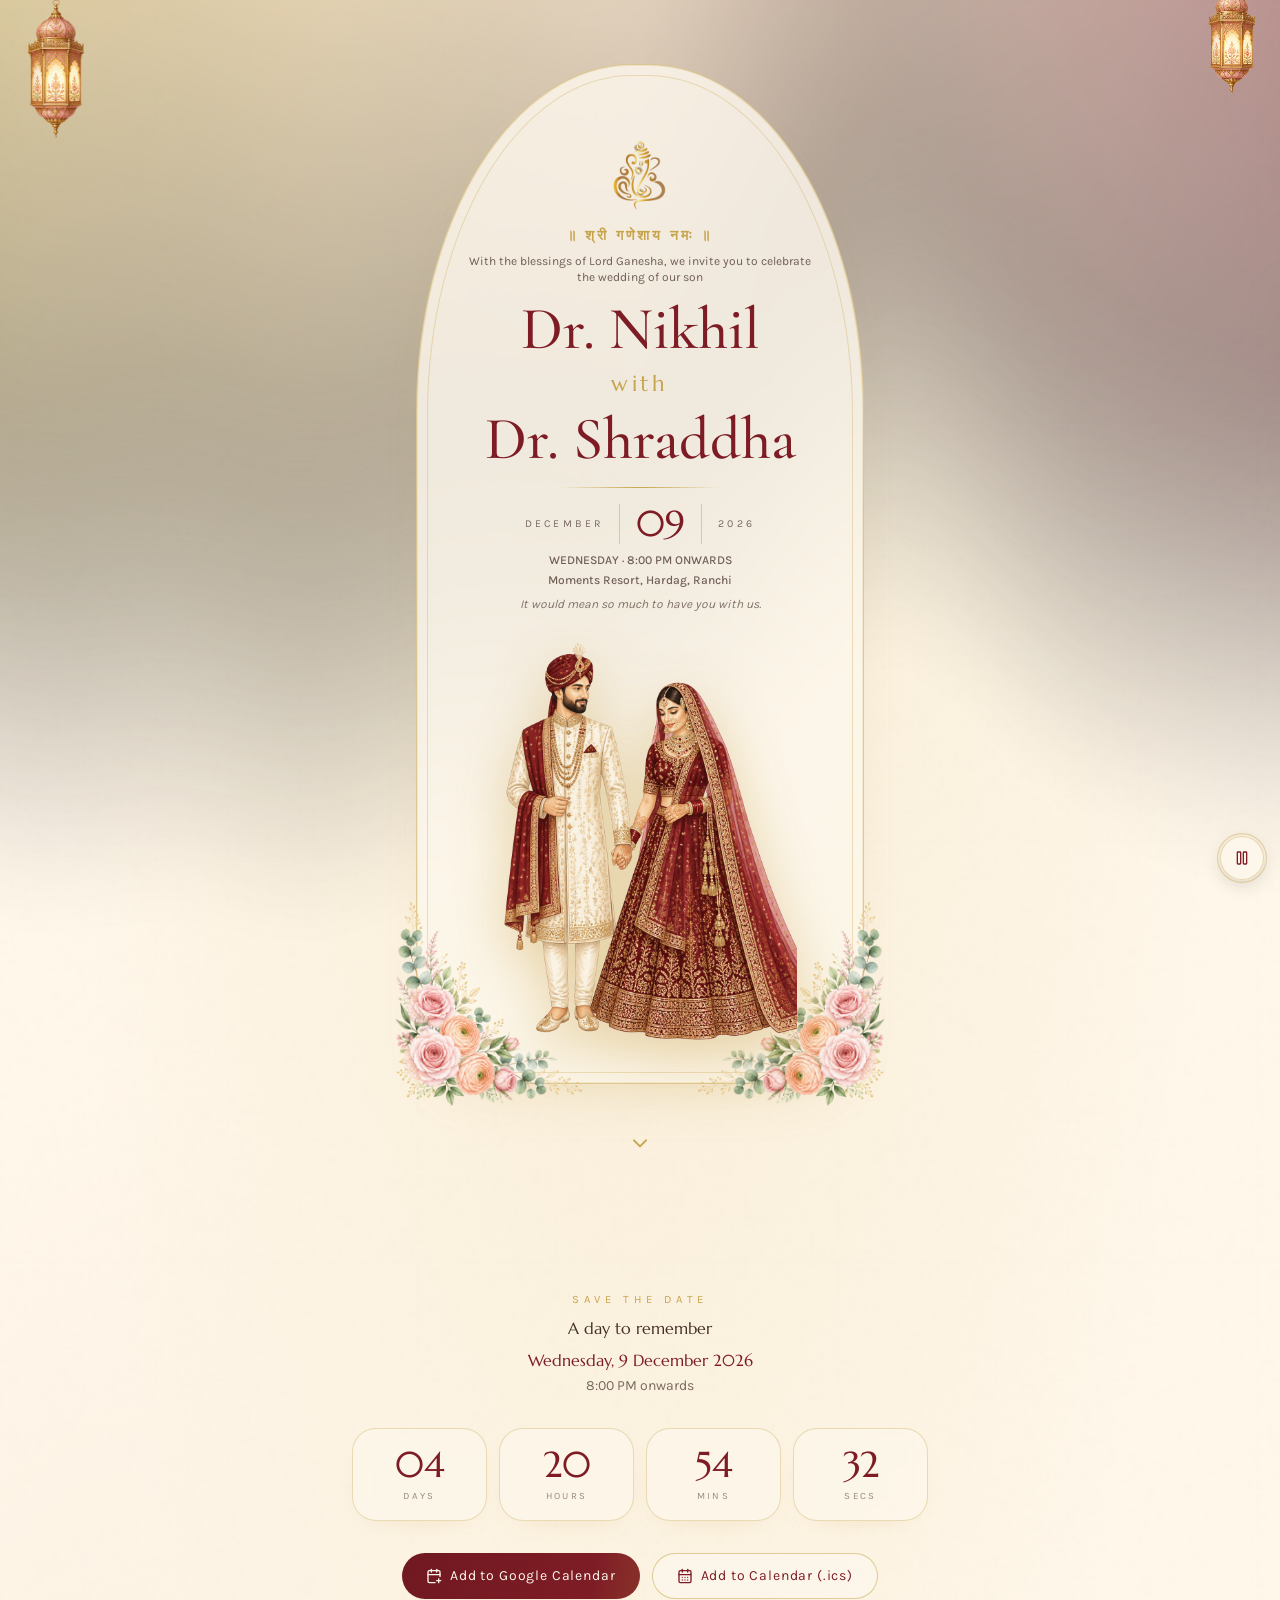
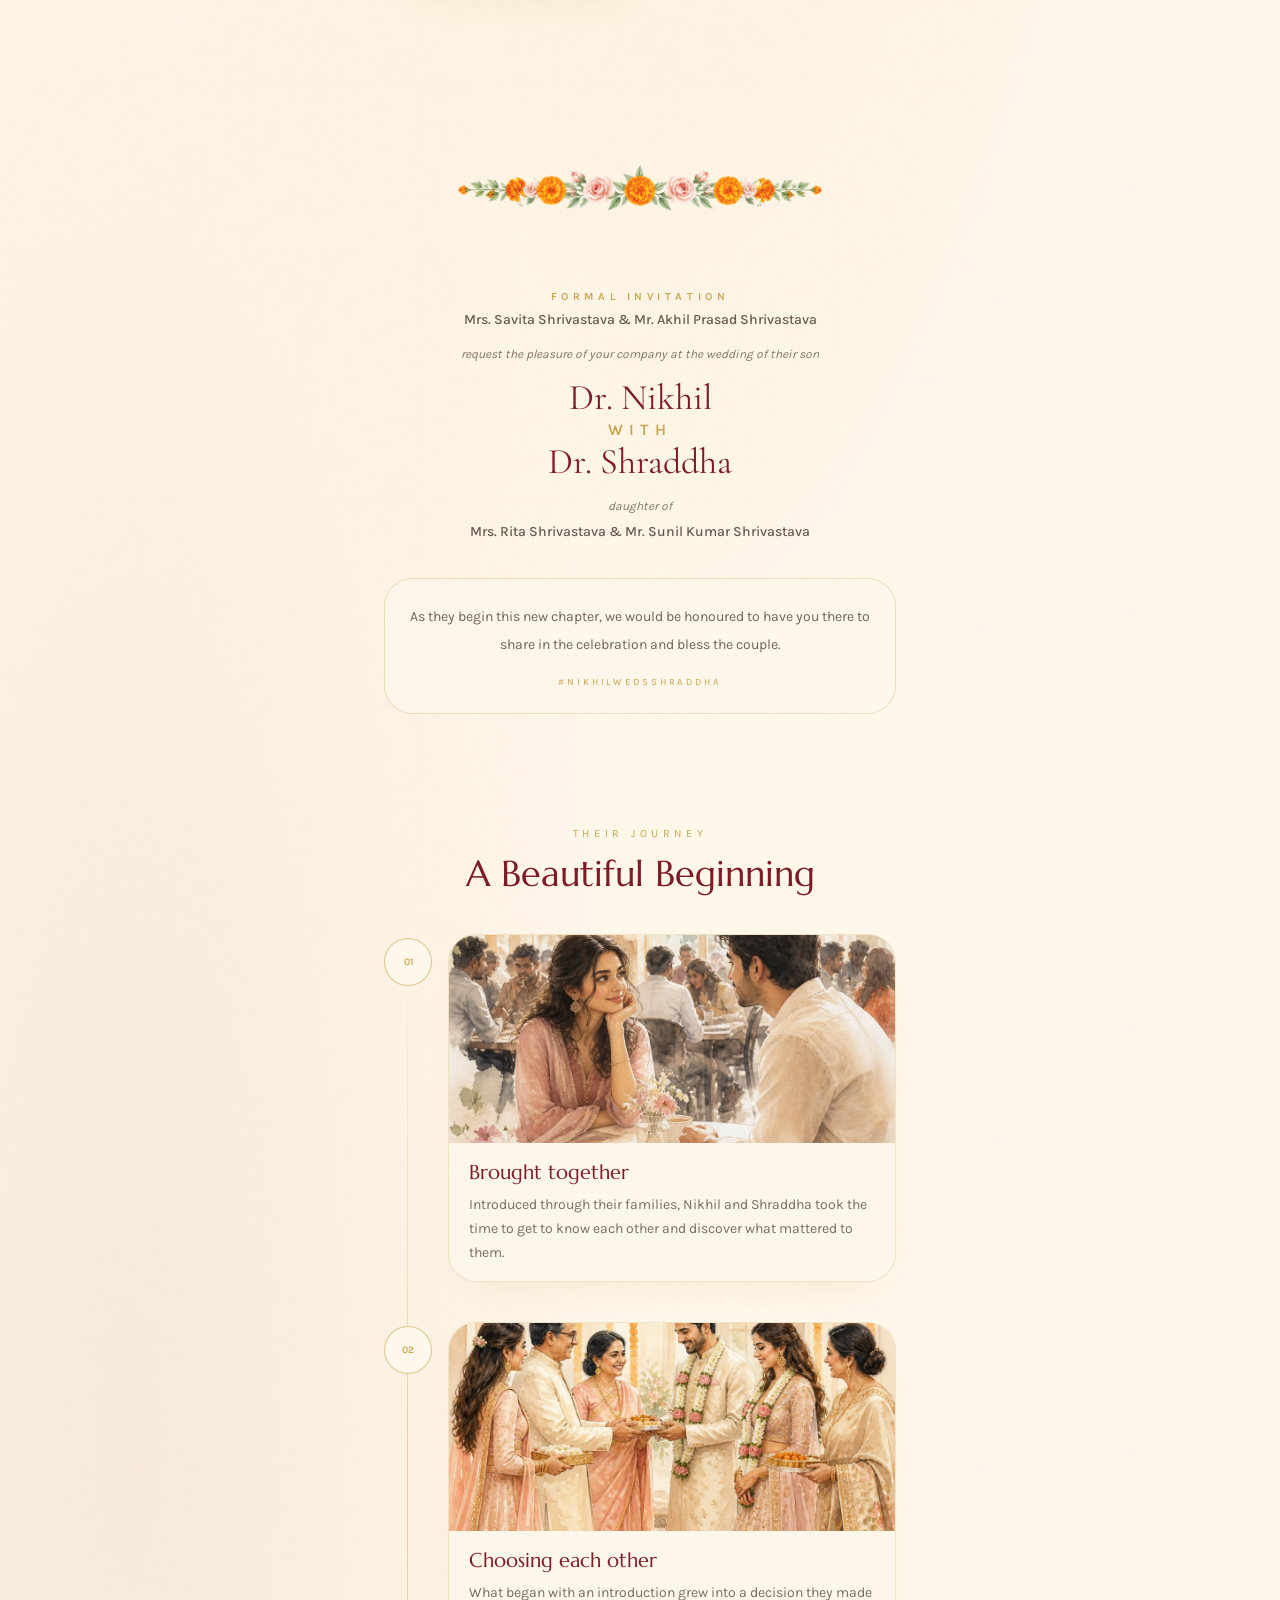
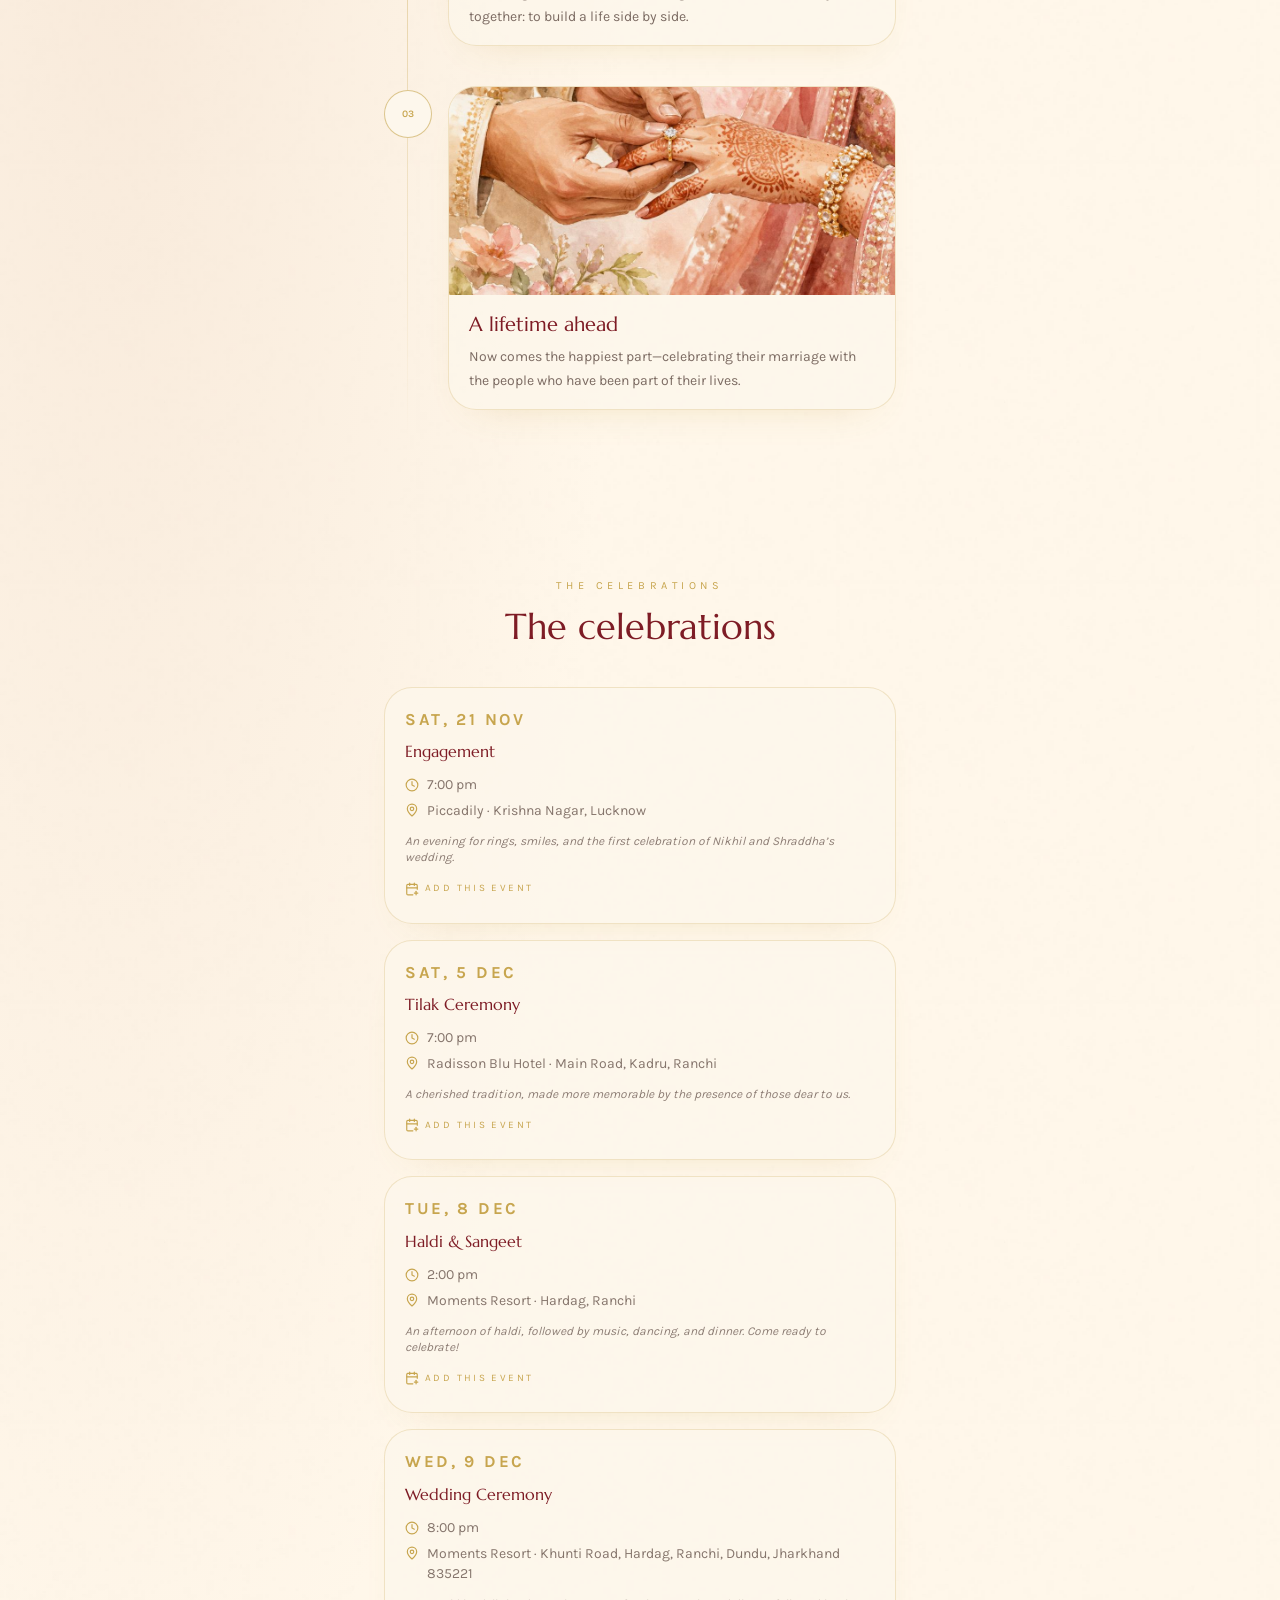
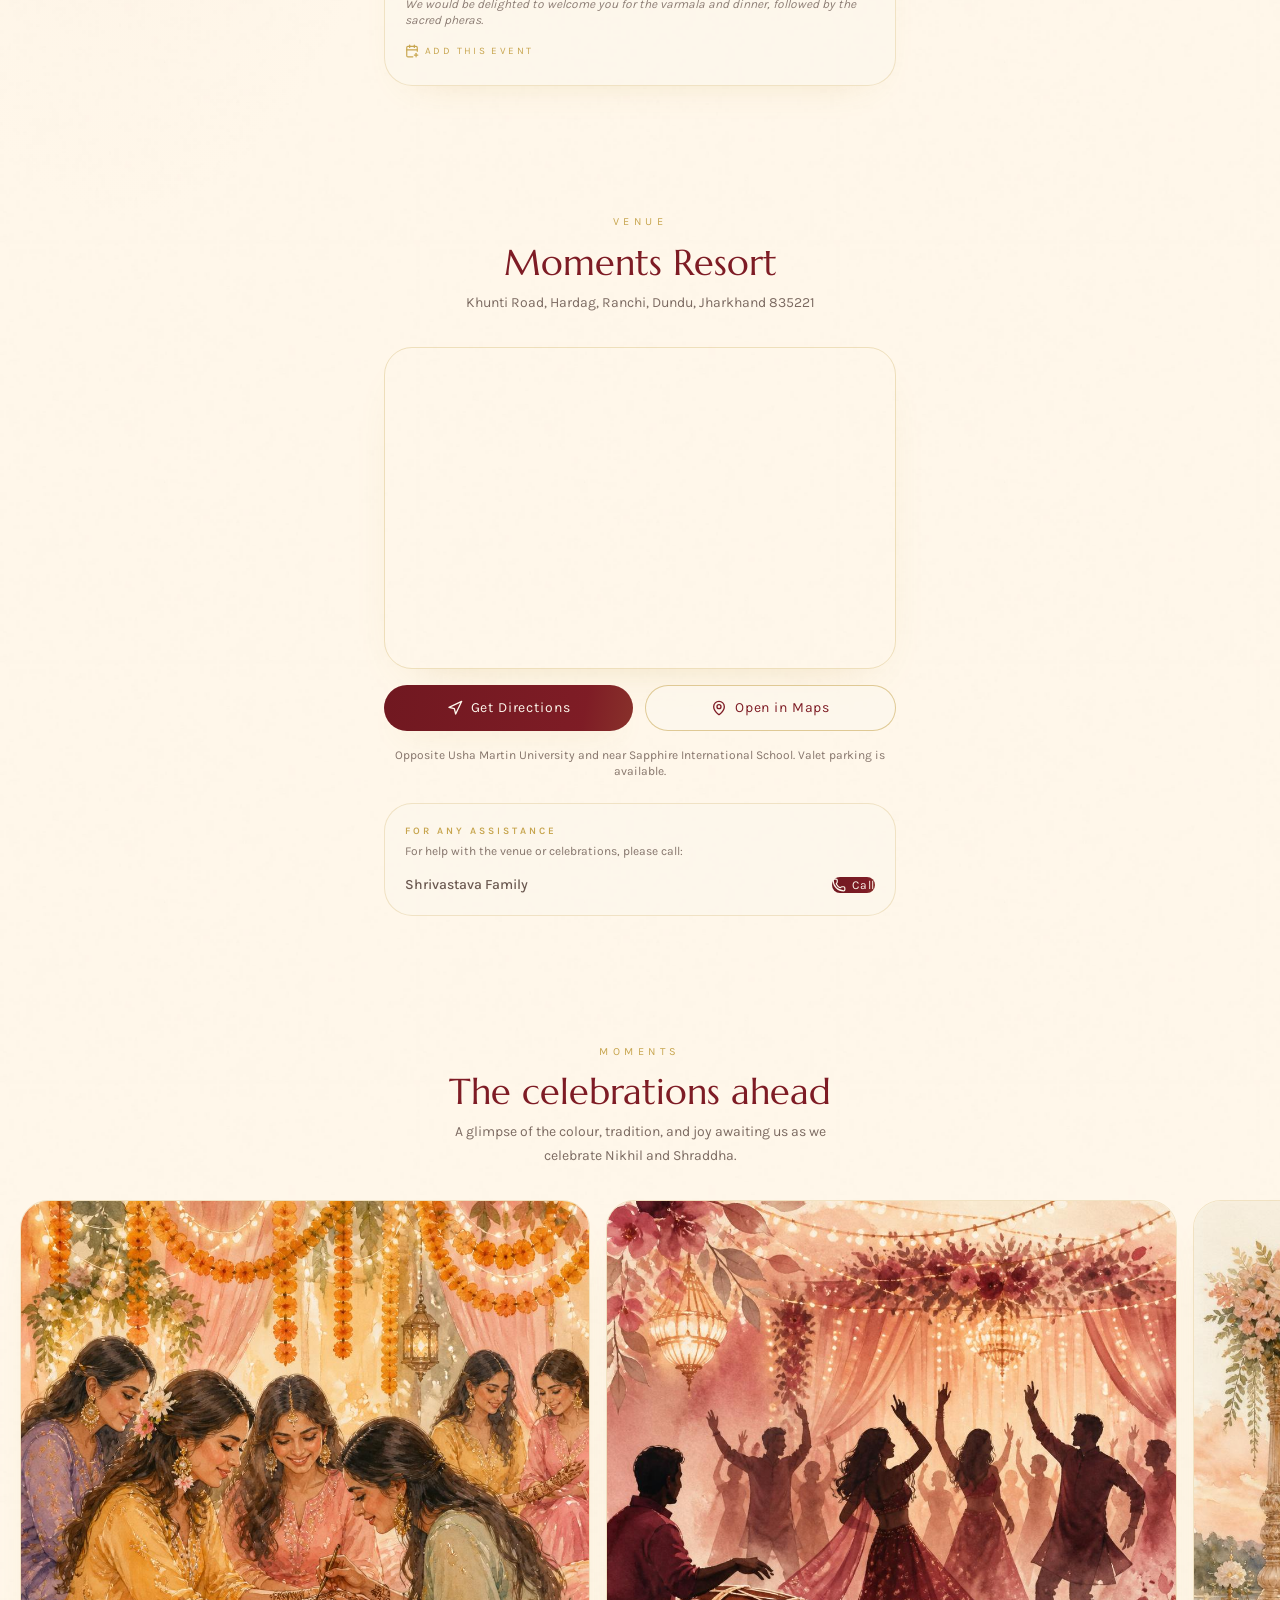
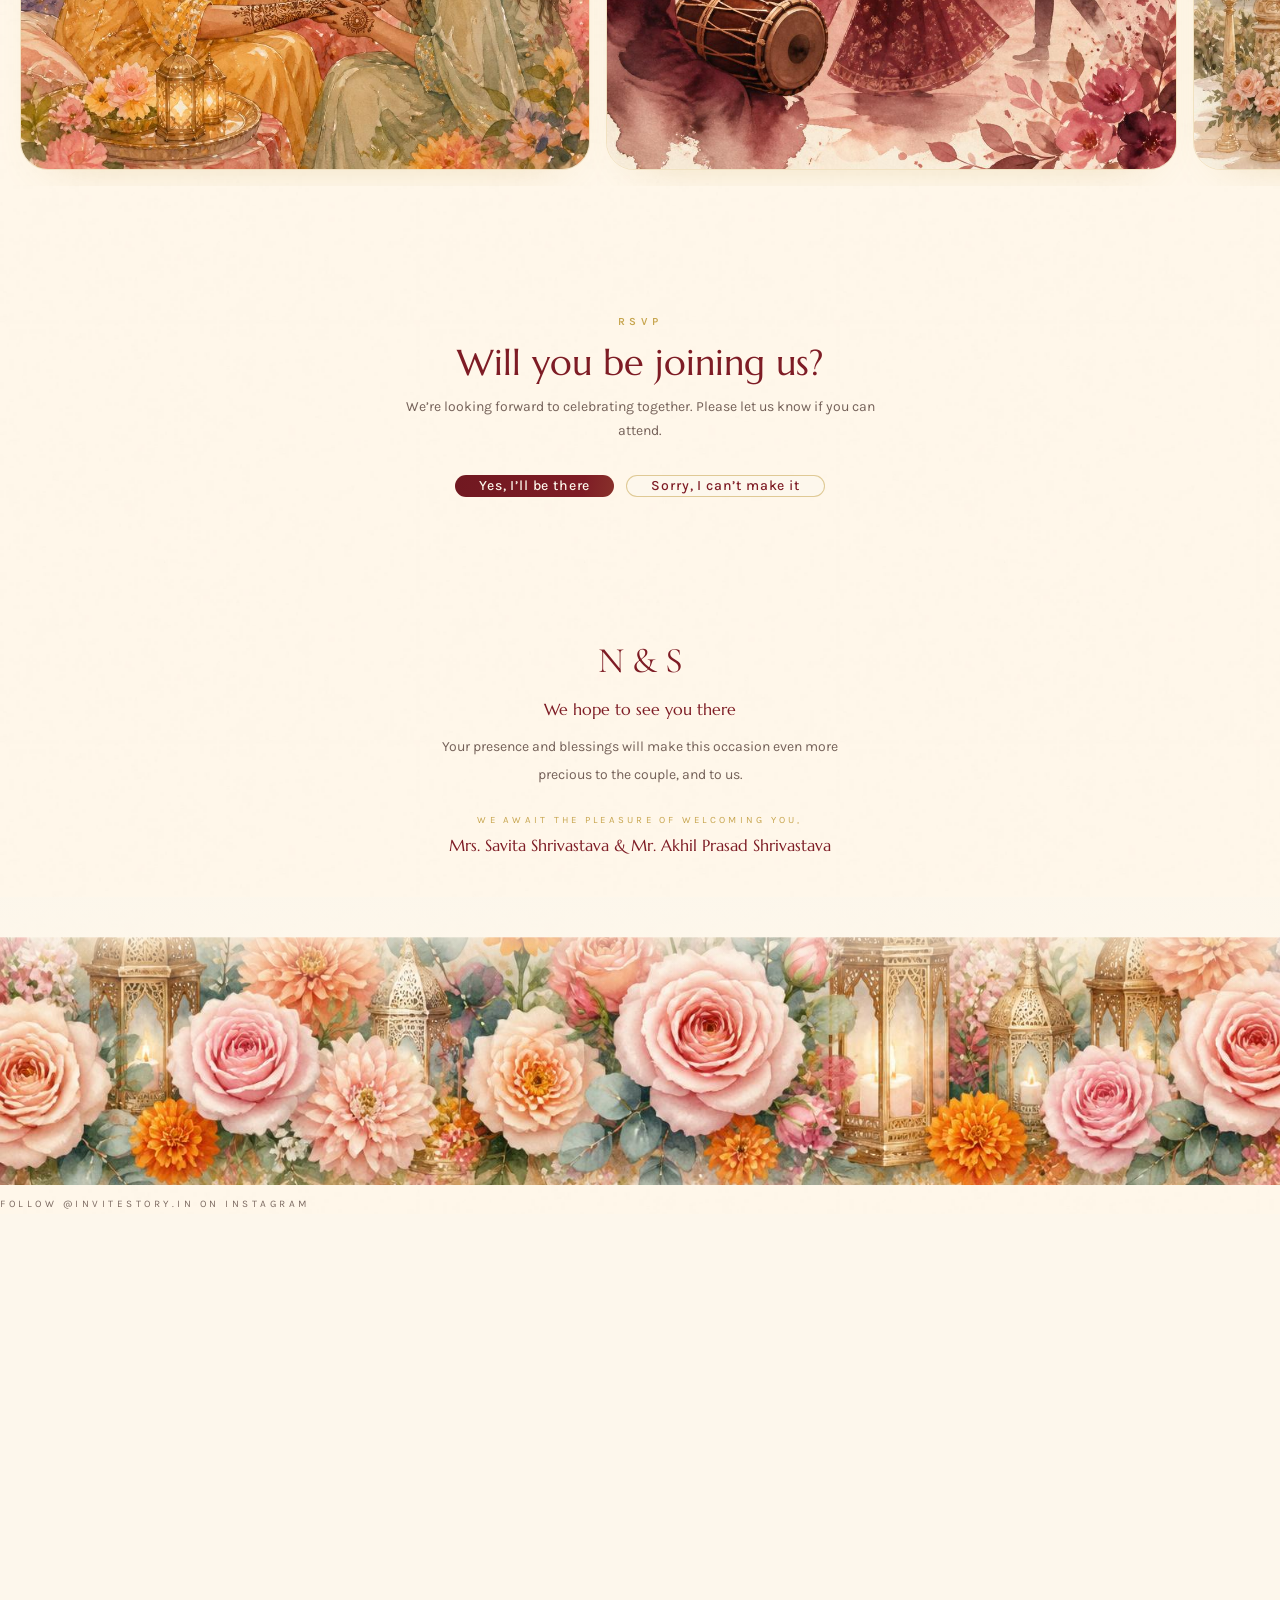
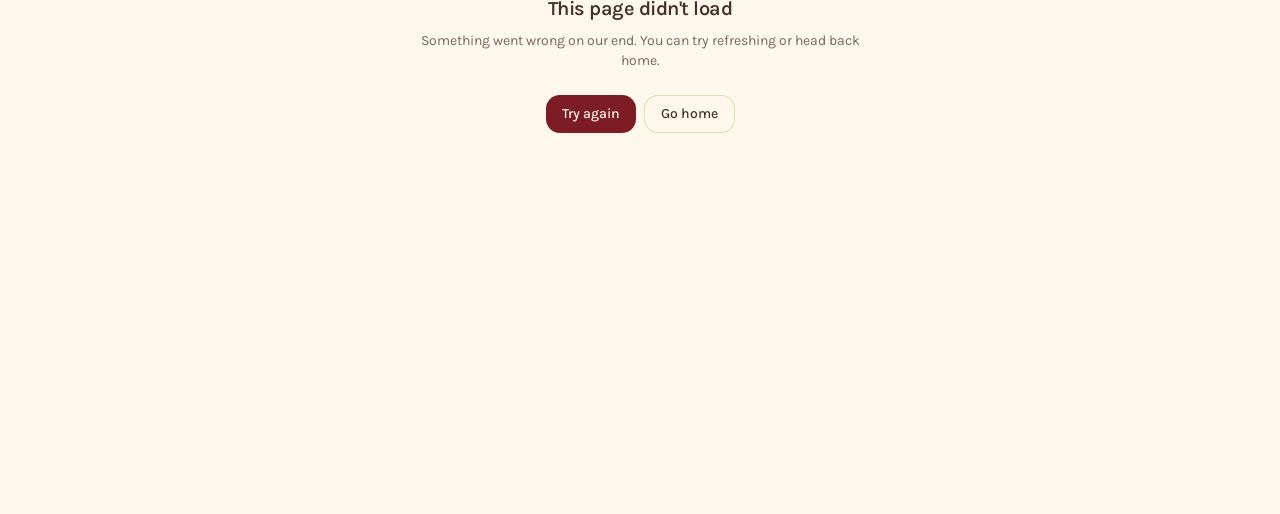
<file: index.html>
<!doctype html>
<html lang="en">
  <head>
    <meta charset="UTF-8" />
    <meta name="viewport" content="width=device-width, initial-scale=1.0, viewport-fit=cover" />
    <title>Dr. Nikhil &amp; Dr. Shraddha &mdash; Wedding Invitation</title>
    <link rel="icon" type="image/x-icon" href="./favicon.ico" />
    <link rel="canonical" href="https://dr-nikhil-weds-dr-shradha.inviteby.top/" />

    <!-- Open Graph / Facebook / WhatsApp -->
    <meta property="og:type" content="website" />
    <meta property="og:url" content="https://dr-nikhil-weds-dr-shradha.inviteby.top/" />
    <meta property="og:site_name" content="Dr. Nikhil &amp; Dr. Shraddha Wedding Invitation" />
    <meta property="og:title" content="Dr. Nikhil &amp; Dr. Shraddha — Wedding Invitation" />
    <meta property="og:image" content="https://dr-nikhil-weds-dr-shradha.inviteby.top/og-image.jpg" />
    <meta property="og:image:secure_url" content="https://dr-nikhil-weds-dr-shradha.inviteby.top/og-image.jpg" />
    <meta property="og:image:type" content="image/jpeg" />
    <meta property="og:image:width" content="1200" />
    <meta property="og:image:height" content="630" />
    <meta property="og:image:alt" content="Wedding invitation for Dr. Nikhil &amp; Dr. Shraddha — Wednesday, 9 December 2026" />
    <meta property="og:logo" content="https://dr-nikhil-weds-dr-shradha.inviteby.top/og-logo.png" />
    <meta property="og:logo:width" content="512" />
    <meta property="og:logo:height" content="512" />
    <meta property="og:locale" content="en_IN" />

    <!-- Twitter Card -->
    <meta name="twitter:card" content="summary_large_image" />
    <meta name="twitter:url" content="https://dr-nikhil-weds-dr-shradha.inviteby.top/" />
    <meta name="twitter:title" content="Dr. Nikhil &amp; Dr. Shraddha — Wedding Invitation" />
    <meta name="twitter:image" content="https://dr-nikhil-weds-dr-shradha.inviteby.top/og-image.jpg" />
    <meta name="twitter:image:alt" content="Wedding invitation for Dr. Nikhil &amp; Dr. Shraddha — 9 December 2026" />

    <script src="./editable/wedding-data.js?v=3"></script>
    <script type="module" crossorigin src="./assets/index-BrMSd8jH.js?v=3"></script>
    <link rel="stylesheet" crossorigin href="./assets/styles-D75Ml1pI.css">
    <style>
      .hero-couple-title {
        font-size: 2.75rem !important;
        line-height: 1.08 !important;
        font-weight: 500 !important;
      }
      .couple-with-text {
        font-size: 1.15rem !important;
        letter-spacing: 0.18em !important;
        margin: 0.25rem 0 !important;
      }
      @media (min-width: 640px) {
        .hero-couple-title {
          font-size: 3.75rem !important;
        }
        .couple-with-text {
          font-size: 1.35rem !important;
          margin: 0.35rem 0 !important;
        }
      }

      /* Event date chips in "The celebrations" — larger + bold */
      #events article > p:first-of-type {
        font-size: 0.95rem !important;
        font-weight: 700 !important;
        letter-spacing: 0.16em !important;
        line-height: 1.4 !important;
      }
      @media (min-width: 640px) {
        #events article > p:first-of-type {
          font-size: 1.05rem !important;
        }
      }
    </style>
  </head>
  <body>
    <div id="root"></div>
  </body>
</html>
</file>
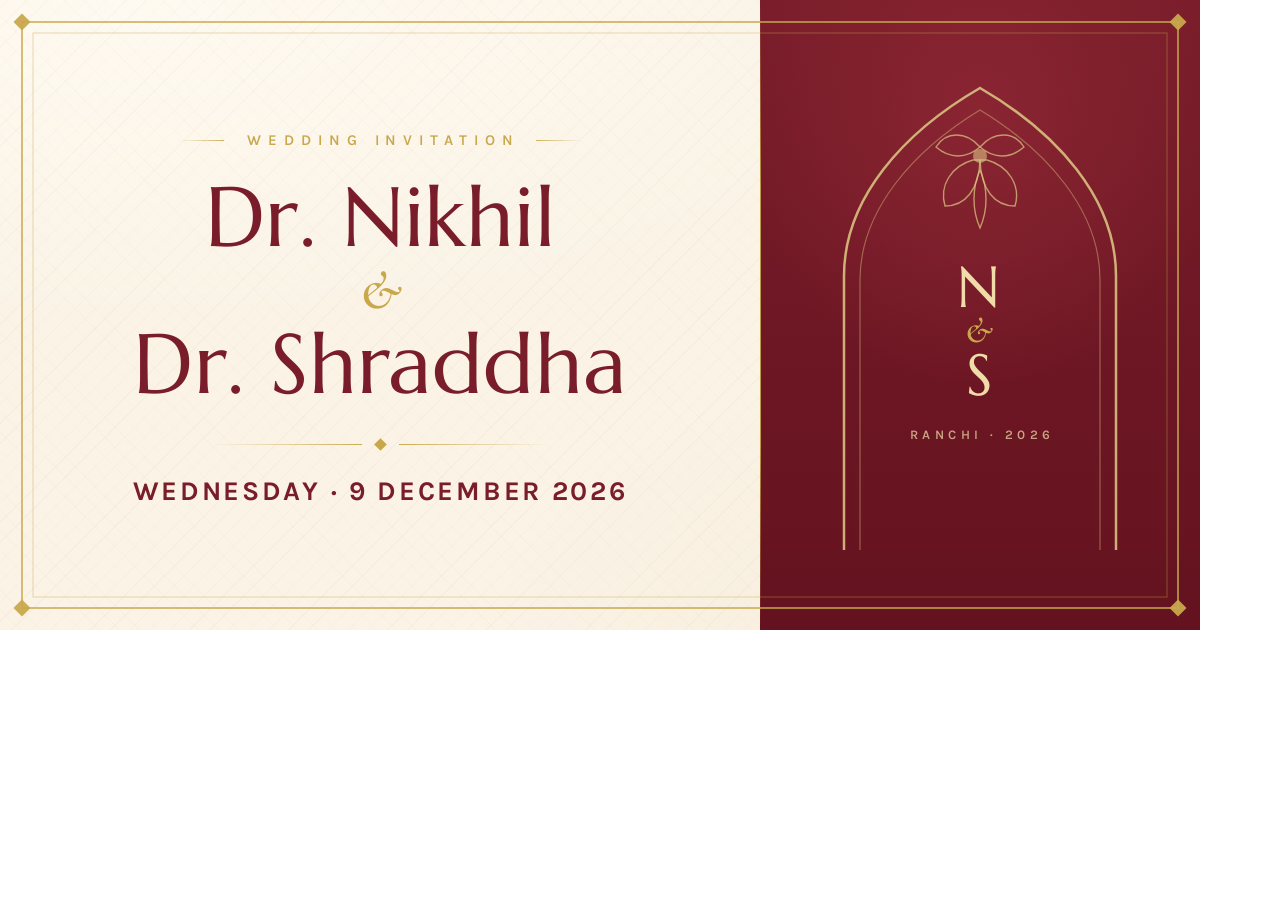
<file: og-card.html>
<!doctype html>
<html lang="en">
  <head>
    <meta charset="utf-8" />
    <title>OG — Dr. Nikhil &amp; Dr. Shraddha</title>
    <style>
      @font-face {
        font-family: Marcellus;
        src: url(./assets/marcellus-latin-400-normal-86dSXJnk.woff2) format("woff2");
        font-weight: 400;
        font-display: block;
      }
      @font-face {
        font-family: Cormorant Garamond;
        src: url(./assets/cormorant-garamond-latin-500-normal-BsRWmXhO.woff2) format("woff2");
        font-weight: 500;
        font-display: block;
      }
      @font-face {
        font-family: Cormorant Garamond;
        src: url(./assets/cormorant-garamond-latin-600-italic-DCuhXWyK.woff2) format("woff2");
        font-weight: 600;
        font-style: italic;
        font-display: block;
      }
      @font-face {
        font-family: Karla;
        src: url(./assets/karla-latin-wght-normal-C3-ma4ov.woff2) format("woff2-variations");
        font-weight: 200 800;
        font-display: block;
      }

      :root {
        --paper: #faf3e6;
        --paper-deep: #f3e7d4;
        --maroon: #7a1d2a;
        --maroon-deep: #64121f;
        --gold: #c9a84c;
        --gold-soft: #d9c07f;
        --ink: #4a3a2e;
      }

      * { box-sizing: border-box; }

      html, body {
        margin: 0;
        padding: 0;
        width: 1200px;
        height: 630px;
        overflow: hidden;
      }

      .card {
        position: relative;
        width: 1200px;
        height: 630px;
        background:
          radial-gradient(120% 90% at 12% 0%, #fffaf1 0%, rgba(255, 250, 241, 0) 58%),
          radial-gradient(100% 80% at 100% 100%, #f6ead6 0%, rgba(246, 234, 214, 0) 60%),
          var(--paper);
        display: flex;
        overflow: hidden;
      }

      /* faint woven texture, keeps it from looking flat */
      .card::before {
        content: "";
        position: absolute;
        inset: 0;
        z-index: 1;
        background-image:
          repeating-linear-gradient(45deg, rgba(201, 168, 76, 0.035) 0 1px, transparent 1px 14px),
          repeating-linear-gradient(-45deg, rgba(122, 29, 42, 0.022) 0 1px, transparent 1px 14px);
        pointer-events: none;
      }

      /* --- frame ------------------------------------------------------ */
      .frame {
        position: absolute;
        inset: 0;
        z-index: 3;
        pointer-events: none;
      }

      /* --- left column ------------------------------------------------ */
      .left {
        position: relative;
        width: 760px;
        padding: 62px 56px 54px;
        display: flex;
        flex-direction: column;
        justify-content: center;
        text-align: center;
        z-index: 2;
      }

      .kicker {
        font-family: Karla, sans-serif;
        font-size: 15px;
        font-weight: 600;
        letter-spacing: 0.46em;
        text-indent: 0.46em;
        text-transform: uppercase;
        color: var(--gold);
        display: flex;
        align-items: center;
        justify-content: center;
        gap: 16px;
      }
      .kicker i {
        display: block;
        width: 46px;
        height: 1px;
        background: linear-gradient(90deg, rgba(201, 168, 76, 0), rgba(201, 168, 76, 0.9));
      }
      .kicker i:last-child { transform: scaleX(-1); }

      .names {
        font-family: Marcellus, serif;
        color: var(--maroon);
        margin-top: 26px;
        line-height: 1;
      }
      .names .n {
        display: block;
        font-size: 84px;
        letter-spacing: 0.005em;
      }
      .names .amp {
        display: block;
        font-family: "Cormorant Garamond", serif;
        font-style: italic;
        font-weight: 600;
        font-size: 54px;
        color: var(--gold);
        line-height: 0.9;
        margin: 8px 0 6px;
      }

      .rule {
        display: flex;
        align-items: center;
        justify-content: center;
        gap: 14px;
        margin: 34px 0 26px;
      }
      .rule span {
        height: 1px;
        width: 150px;
        background: linear-gradient(90deg, rgba(201, 168, 76, 0), rgba(201, 168, 76, 0.95));
      }
      .rule span:last-child { transform: scaleX(-1); }
      .rule b {
        width: 9px;
        height: 9px;
        background: var(--gold);
        transform: rotate(45deg);
        display: block;
      }

      .date {
        font-family: Karla, sans-serif;
        font-size: 27px;
        font-weight: 700;
        letter-spacing: 0.1em;
        text-transform: uppercase;
        color: var(--maroon);
      }
      .venue {
        font-family: "Cormorant Garamond", serif;
        font-size: 30px;
        font-weight: 500;
        color: var(--ink);
        margin-top: 12px;
        letter-spacing: 0.02em;
      }

      .foot {
        margin-top: 34px;
        display: flex;
        align-items: center;
        justify-content: center;
        gap: 18px;
      }
      .foot .pill {
        font-family: Karla, sans-serif;
        font-size: 16px;
        font-weight: 600;
        letter-spacing: 0.16em;
        color: var(--maroon);
        border: 1px solid rgba(201, 168, 76, 0.85);
        border-radius: 999px;
        padding: 11px 26px;
        background: rgba(255, 255, 255, 0.5);
      }
      .foot .season {
        font-family: Karla, sans-serif;
        font-size: 14px;
        font-weight: 500;
        letter-spacing: 0.2em;
        color: rgba(122, 29, 42, 0.62);
        text-transform: uppercase;
      }

      /* --- right arch panel ------------------------------------------- */
      .right {
        position: relative;
        width: 440px;
        background:
          radial-gradient(90% 70% at 50% 18%, #8a2532 0%, rgba(138, 37, 50, 0) 62%),
          linear-gradient(180deg, var(--maroon) 0%, var(--maroon-deep) 100%);
        display: flex;
        align-items: center;
        justify-content: center;
        z-index: 2;
      }
      .right::after {
        content: "";
        position: absolute;
        top: 0;
        left: 0;
        width: 1px;
        height: 100%;
        background: linear-gradient(180deg, rgba(201, 168, 76, 0), rgba(201, 168, 76, 0.9) 30%, rgba(201, 168, 76, 0.9) 70%, rgba(201, 168, 76, 0));
      }

      .arch { position: relative; width: 300px; height: 470px; }

      .seal {
        position: absolute;
        left: 50%;
        top: 58%;
        transform: translate(-50%, -50%);
        text-align: center;
        color: var(--gold-soft);
      }
      .seal .mono {
        font-family: Marcellus, serif;
        font-size: 58px;
        letter-spacing: 0.04em;
        line-height: 0.86;
        color: #efdca8;
      }
      .seal .mono em {
        font-family: "Cormorant Garamond", serif;
        font-style: italic;
        font-size: 36px;
        color: var(--gold);
        display: block;
        margin: 4px 0;
      }
      .seal .est {
        margin-top: 26px;
        font-family: Karla, sans-serif;
        font-size: 13px;
        font-weight: 600;
        letter-spacing: 0.34em;
        text-indent: 0.34em;
        text-transform: uppercase;
        color: rgba(239, 220, 168, 0.72);
      }
    </style>
  </head>
  <body>
    <div class="card">
      <svg class="frame" width="1200" height="630" viewBox="0 0 1200 630" fill="none">
        <rect x="22" y="22" width="1156" height="586" stroke="#c9a84c" stroke-opacity="0.75" stroke-width="2" />
        <rect x="33" y="33" width="1134" height="564" stroke="#c9a84c" stroke-opacity="0.4" stroke-width="1" />
        <!-- corner diamonds -->
        <g fill="#c9a84c">
          <rect x="16" y="16" width="12" height="12" transform="rotate(45 22 22)" fill-opacity="0.95" />
          <rect x="1172" y="16" width="12" height="12" transform="rotate(45 1178 22)" fill-opacity="0.95" />
          <rect x="16" y="602" width="12" height="12" transform="rotate(45 22 608)" fill-opacity="0.95" />
          <rect x="1172" y="602" width="12" height="12" transform="rotate(45 1178 608)" fill-opacity="0.95" />
        </g>
      </svg>

      <div class="left">
        <div class="kicker"><i></i>Wedding Invitation<i></i></div>

        <div class="names">
          <span class="n">Dr. Nikhil</span>
          <span class="amp">&amp;</span>
          <span class="n">Dr. Shraddha</span>
        </div>

        <div class="rule"><span></span><b></b><span></span></div>

        <div class="date">Wednesday &middot; 9 December 2026</div>
      </div>

      <div class="right">
        <div class="arch">
          <svg width="300" height="470" viewBox="0 0 300 470" fill="none">
            <!-- outer jharok arch -->
            <path
              d="M14 470V196C14 118 74 52 150 8c76 44 136 110 136 188v274"
              stroke="#d9c07f" stroke-opacity="0.9" stroke-width="2.5" />
            <path
              d="M30 470V200c0-70 54-130 120-170 66 40 120 100 120 170v270"
              stroke="#d9c07f" stroke-opacity="0.45" stroke-width="1.2" />
            <!-- lotus crest -->
            <g stroke="#d9c07f" stroke-opacity="0.75" stroke-width="1.4" fill="none" transform="translate(150 76)">
              <circle r="7" fill="#d9c07f" fill-opacity="0.6" stroke="none" />
              <path d="M0-9c14-16 34-16 44 0-14 12-30 12-44 0z" />
              <path d="M0-9c-14-16-34-16-44 0 14 12 30 12 44 0z" />
              <path d="M-7 4c-22 6-34 26-28 46 20 0 34-16 35-46z" />
              <path d="M7 4c22 6 34 26 28 46-20 0-34-16-35-46z" />
              <path d="M0 14c-8 18-8 40 0 58 8-18 8-40 0-58z" />
            </g>
          </svg>

          <div class="seal">
            <div class="mono">N<em>&amp;</em>S</div>
            <div class="est">Ranchi &middot; 2026</div>
          </div>
        </div>
      </div>
    </div>
  </body>
</html>
</file>
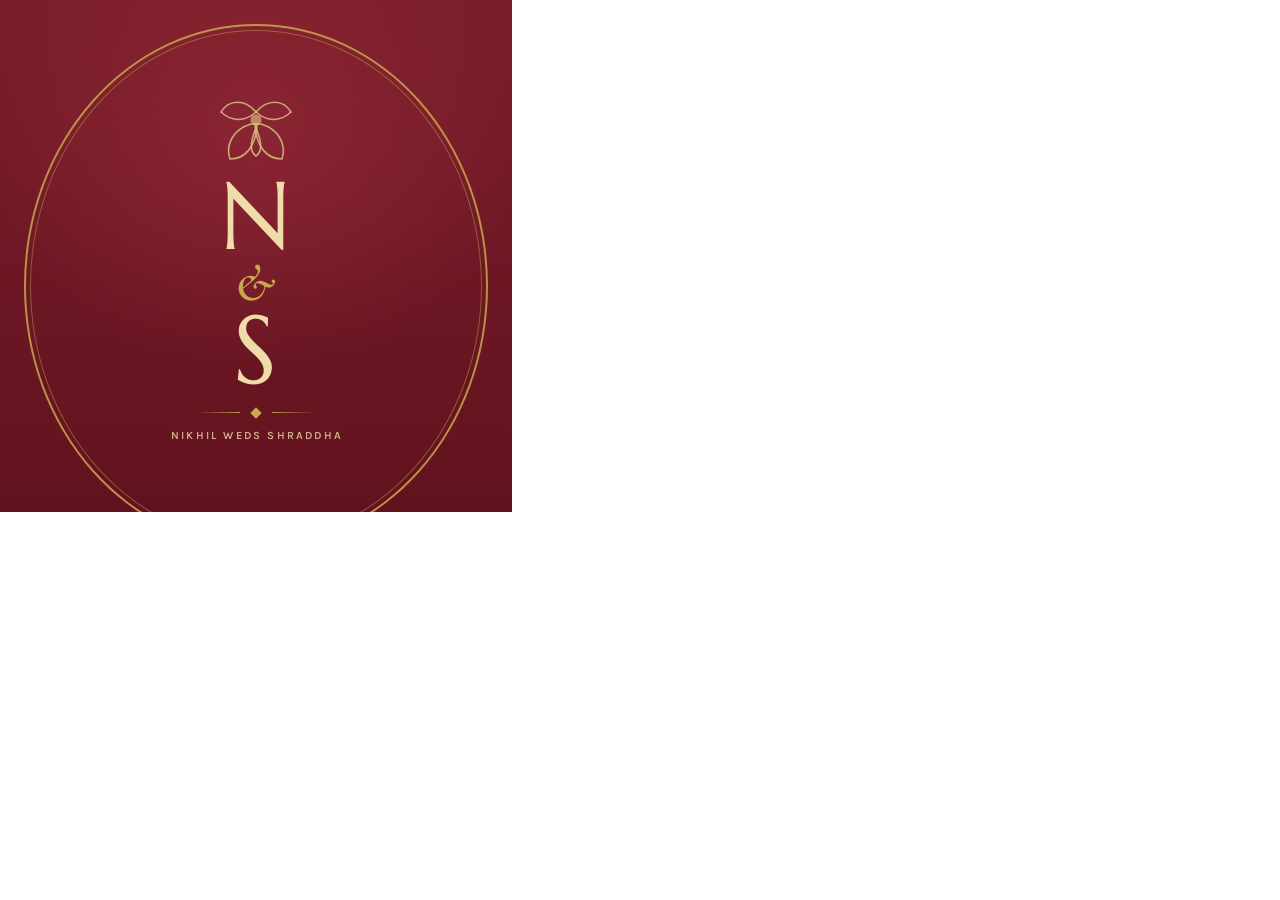
<file: og-seal.html>
<!doctype html>
<html lang="en">
  <head>
    <meta charset="utf-8" />
    <title>Logo — Dr. Nikhil &amp; Dr. Shraddha</title>
    <style>
      @font-face {
        font-family: Marcellus;
        src: url(./assets/marcellus-latin-400-normal-86dSXJnk.woff2) format("woff2");
        font-weight: 400;
        font-display: block;
      }
      @font-face {
        font-family: Cormorant Garamond;
        src: url(./assets/cormorant-garamond-latin-600-italic-DCuhXWyK.woff2) format("woff2");
        font-weight: 600;
        font-style: italic;
        font-display: block;
      }
      @font-face {
        font-family: Karla;
        src: url(./assets/karla-latin-wght-normal-C3-ma4ov.woff2) format("woff2-variations");
        font-weight: 200 800;
        font-display: block;
      }

      :root {
        --maroon: #7a1d2a;
        --maroon-deep: #5f111d;
        --gold: #c9a84c;
        --gold-soft: #efdca8;
      }

      html, body { margin: 0; width: 512px; height: 512px; overflow: hidden; }

      .seal {
        position: relative;
        width: 512px;
        height: 512px;
        background:
          radial-gradient(85% 65% at 50% 22%, #8b2533 0%, rgba(139, 37, 51, 0) 65%),
          linear-gradient(180deg, var(--maroon) 0%, var(--maroon-deep) 100%);
        display: flex;
        flex-direction: column;
        align-items: center;
        justify-content: center;
        padding-bottom: 60px;
        overflow: hidden;
      }

      .seal::before {
        content: "";
        position: absolute;
        inset: 24px;
        border: 2px solid rgba(201, 168, 76, 0.85);
        border-radius: 50%;
      }
      .seal::after {
        content: "";
        position: absolute;
        inset: 30px;
        border: 1px solid rgba(201, 168, 76, 0.45);
        border-radius: 50%;
      }

      .lotus { margin-top: 24px; }

      .mono {
        font-family: Marcellus, serif;
        font-size: 96px;
        line-height: 0.84;
        color: var(--gold-soft);
        text-align: center;
        letter-spacing: 0.02em;
        margin-top: 12px;
      }
      .mono em {
        display: block;
        font-family: "Cormorant Garamond", serif;
        font-style: italic;
        font-size: 52px;
        color: var(--gold);
        margin: 5px 0;
      }

      .rule {
        display: flex;
        align-items: center;
        gap: 12px;
        margin-top: 18px;
      }
      .rule span {
        width: 44px;
        height: 1px;
        background: linear-gradient(90deg, rgba(201, 168, 76, 0), rgba(201, 168, 76, 0.9));
      }
      .rule span:last-child { transform: scaleX(-1); }
      .rule b {
        width: 8px;
        height: 8px;
        background: var(--gold);
        transform: rotate(45deg);
      }

      .cap {
        margin-top: 12px;
        font-family: Karla, sans-serif;
        font-size: 11px;
        font-weight: 600;
        letter-spacing: 0.2em;
        text-indent: 0.2em;
        text-transform: uppercase;
        color: rgba(239, 220, 168, 0.8);
      }
    </style>
  </head>
  <body>
    <div class="seal">
      <svg class="lotus" width="86" height="70" viewBox="0 0 86 70" fill="none">
        <g stroke="#d9c07f" stroke-opacity="0.85" stroke-width="1.6" fill="none">
          <circle cx="43" cy="26" r="5.5" fill="#d9c07f" fill-opacity="0.65" stroke="none" />
          <path d="M43 18c11-13 27-13 35 0-11 10-24 10-35 0z" />
          <path d="M43 18c-11-13-27-13-35 0 11 10 24 10 35 0z" />
          <path d="M38 30c-17 5-26 20-21 35 15 0 26-12 27-35z" />
          <path d="M48 30c17 5 26 20 21 35-15 0-26-12-27-35z" />
          <path d="M43 34c-6 14-6 24 0 28 6-4 6-14 0-28z" />
        </g>
      </svg>

      <div class="mono">N<em>&amp;</em>S</div>

      <div class="rule"><span></span><b></b><span></span></div>
      <div class="cap">Nikhil weds Shraddha</div>
    </div>
  </body>
</html>
</file>
